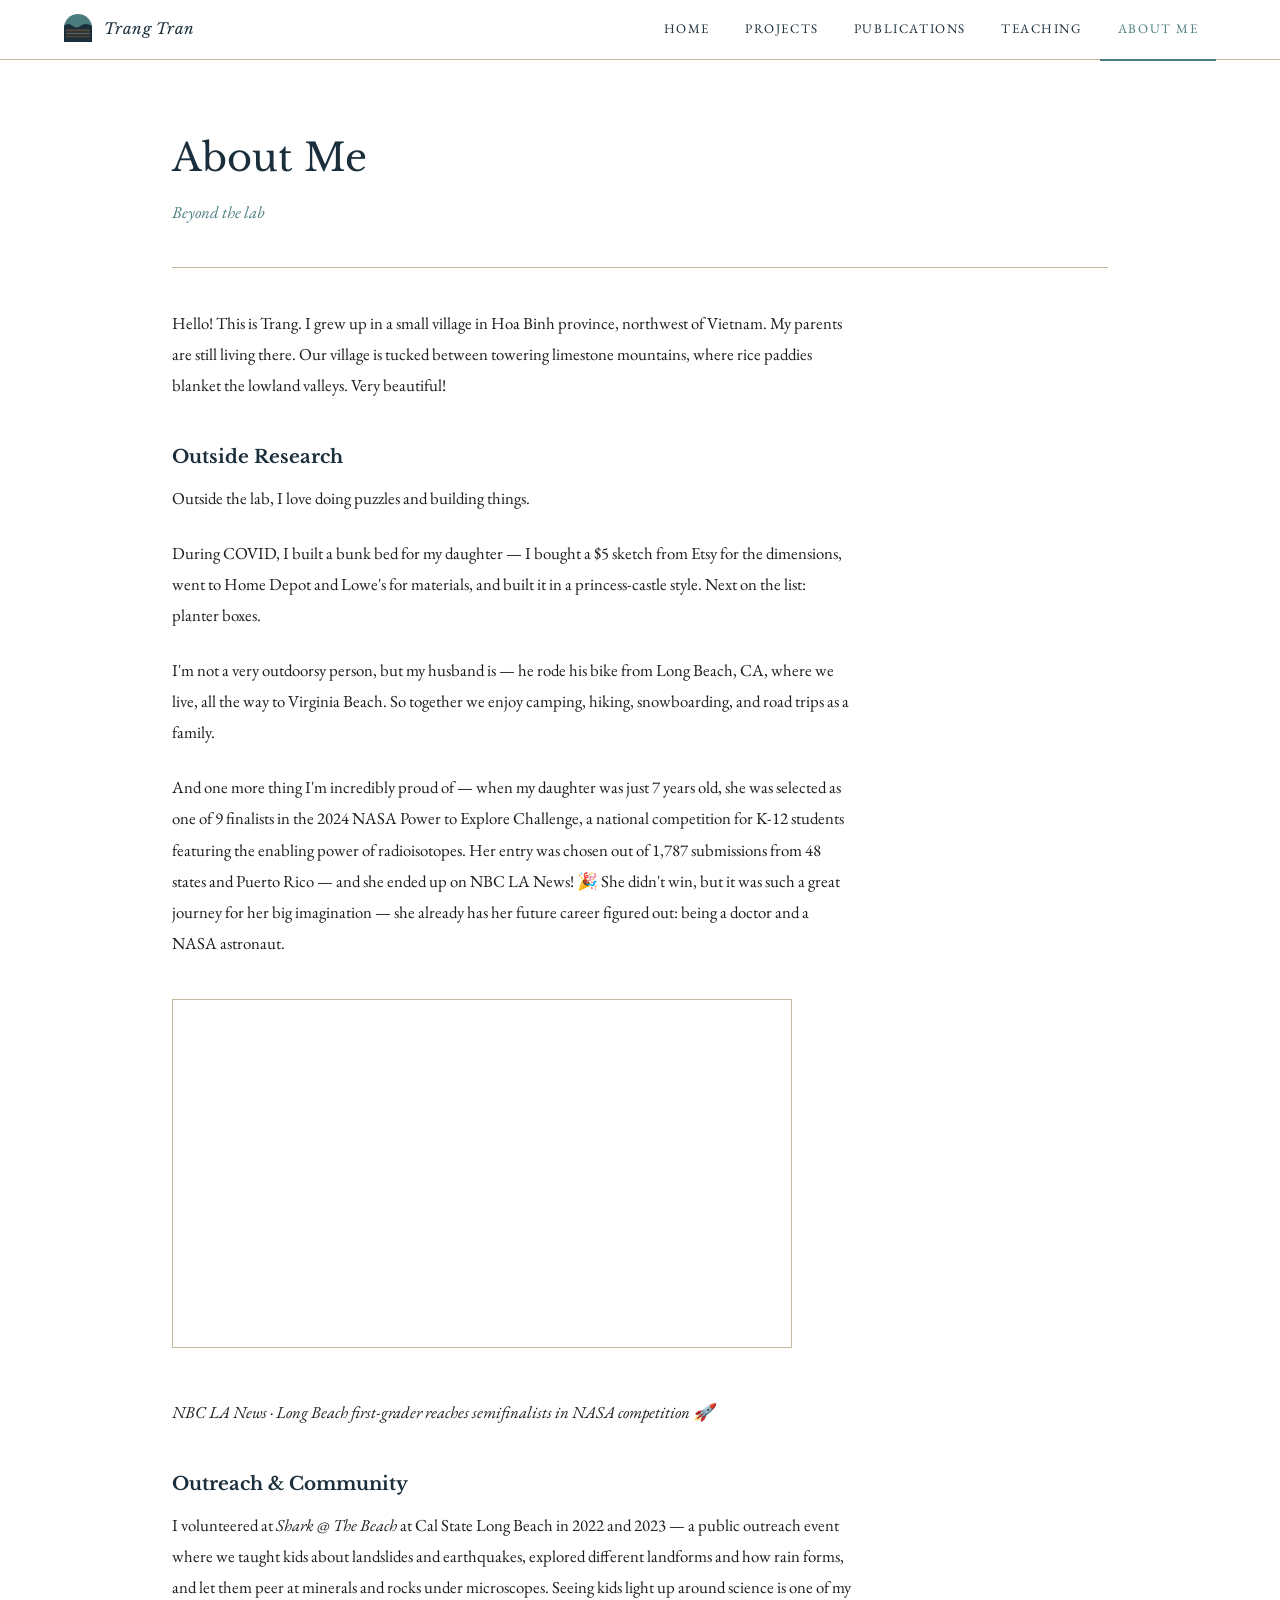
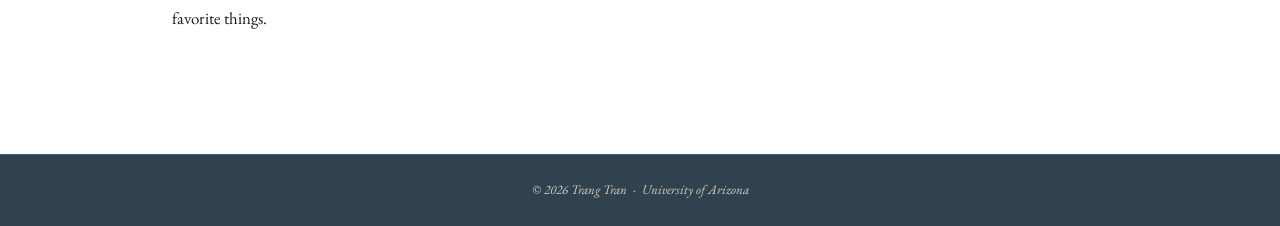
<file: myself.html>
<!DOCTYPE html>
<html lang="en">
<head>
  <meta charset="UTF-8">
  <meta name="viewport" content="width=device-width, initial-scale=1.0">
  <title>About Me · Trang Tran</title>
  <link rel="stylesheet" href="style.css">
  <link rel="icon" href="data:image/svg+xml,<svg xmlns='http://www.w3.org/2000/svg' viewBox='0 0 100 100'><circle cx='50' cy='50' r='50' fill='%234a7c7e'/><path d='M0,42 Q15,30 30,42 Q45,54 60,42 Q75,30 100,42 L100,100 L0,100 Z' fill='%231a2e3b'/><rect x='8' y='55' width='84' height='7' fill='%236b4f3a' opacity='0.8'/><rect x='8' y='67' width='84' height='5' fill='%238b7355' opacity='0.7'/><rect x='8' y='77' width='84' height='7' fill='%236b4f3a' opacity='0.6'/></svg>">
  <style>
    .about-me-body {
      max-width: 680px;
    }

    .about-me-body p {
      font-size: 1.05rem;
      line-height: 1.85;
      color: var(--ink);
      margin-bottom: 1.5rem;
    }

    .about-me-body a {
      color: var(--seafoam);
      text-decoration: none;
      border-bottom: 1px solid var(--rule);
      transition: border-color 0.2s;
    }

    .about-me-body a:hover {
      border-color: var(--seafoam);
    }

    .video-embed {
      margin: 2.5rem 0;
      aspect-ratio: 16/9;
      width: 100%;
      max-width: 620px;
    }

    .video-embed iframe {
      width: 100%;
      height: 100%;
      border: 1px solid var(--rule);
    }

    .video-caption {
      font-size: 0.85rem;
      color: var(--muted);
      font-style: italic;
      margin-top: 0.5rem;
    }
  </style>
</head>
<body>

<header>
  <a class="site-wordmark" href="index.html">
    <span class="logo-mark">
      <svg xmlns='http://www.w3.org/2000/svg' viewBox='0 0 100 100' width='28' height='28'>
        <circle cx='50' cy='50' r='50' fill='#4a7c7e'/>
        <path d='M0,42 Q15,30 30,42 Q45,54 60,42 Q75,30 100,42 L100,100 L0,100 Z' fill='#1a2e3b'/>
        <rect x='8' y='55' width='84' height='7' fill='#6b4f3a' opacity='0.8'/>
        <rect x='8' y='67' width='84' height='5' fill='#8b7355' opacity='0.7'/>
        <rect x='8' y='77' width='84' height='7' fill='#6b4f3a' opacity='0.6'/>
      </svg>
    </span>
    <span class="wordmark-text">Trang Tran</span>
  </a>
  <nav>
    <a href="index.html">Home</a>
    <a href="projects.html">Projects</a>
    <a href="publications.html">Publications</a>
    <a href="teaching.html">Teaching</a>
    <a href="myself.html" class="active">About Me</a>
  </nav>
</header>

<main>
  <h1 class="page-title">About Me</h1>
  <p class="page-subtitle">Beyond the lab</p>
  <hr class="section-rule">

  <div class="about-me-body">

    <p>
      Hello! This is Trang. I grew up in a small village in Hoa Binh province, northwest of Vietnam.
      My parents are still living there. Our village is tucked between towering limestone
      mountains, where rice paddies blanket the lowland valleys. Very beautiful!
    </p>

    <h2>Outside Research</h2>
    <p>
      Outside the lab, I love doing puzzles and building things. 
    </p>
    <p>
      During COVID, I built a bunk bed for my daughter — I bought a $5 sketch from Etsy
      for the dimensions, went to Home Depot and Lowe's for materials, and built it in 
      a princess-castle style. Next on the list: planter boxes.
    </p>
    <p>
      I'm not a very outdoorsy person, but my husband is — he rode his bike from Long Beach, CA,
      where we live, all the way to Virginia Beach. 
      So together we enjoy camping, hiking, snowboarding, and road trips as a family.
    </p>
    <p> 
      And one more thing I'm incredibly proud of — when my daughter was just 7 years old, 
      she was selected as one of 9 finalists in the 2024 NASA Power to Explore Challenge, 
      a national competition for K-12 students featuring the enabling power of radioisotopes. 
      Her entry was chosen out of 1,787 submissions from 48 states and Puerto Rico — and 
      she ended up on NBC LA News! 🎉 She didn't win, but it was such a great journey for her big 
      imagination — she already has her future career figured out: being a doctor and a NASA astronaut.
    </p>

    <div class="video-embed">
      <iframe
        src="https://www.youtube.com/embed/0OUZEOdS1V0"
        title="NBC LA News"
        frameborder="0"
        allow="accelerometer; autoplay; clipboard-write; encrypted-media; gyroscope; picture-in-picture"
        allowfullscreen>
      </iframe>
    </div>
    <p class="video-caption">NBC LA News · Long Beach first-grader reaches semifinalists in NASA competition 🚀</p>

    <h2>Outreach &amp; Community</h2>
    <p>
      I volunteered at <em>Shark @ The Beach</em> at Cal State Long Beach in 2022 and 2023 —
      a public outreach event where we taught kids about landslides and earthquakes, explored different 
      landforms and how rain forms, and let them peer at minerals and rocks under microscopes. 
      Seeing kids light up around science is one of my favorite things.
    </p>

  </div>
</main>

<footer>
  &copy; 2026 Trang Tran &nbsp;·&nbsp; University of Arizona
</footer>

</body>
</html>
</file>
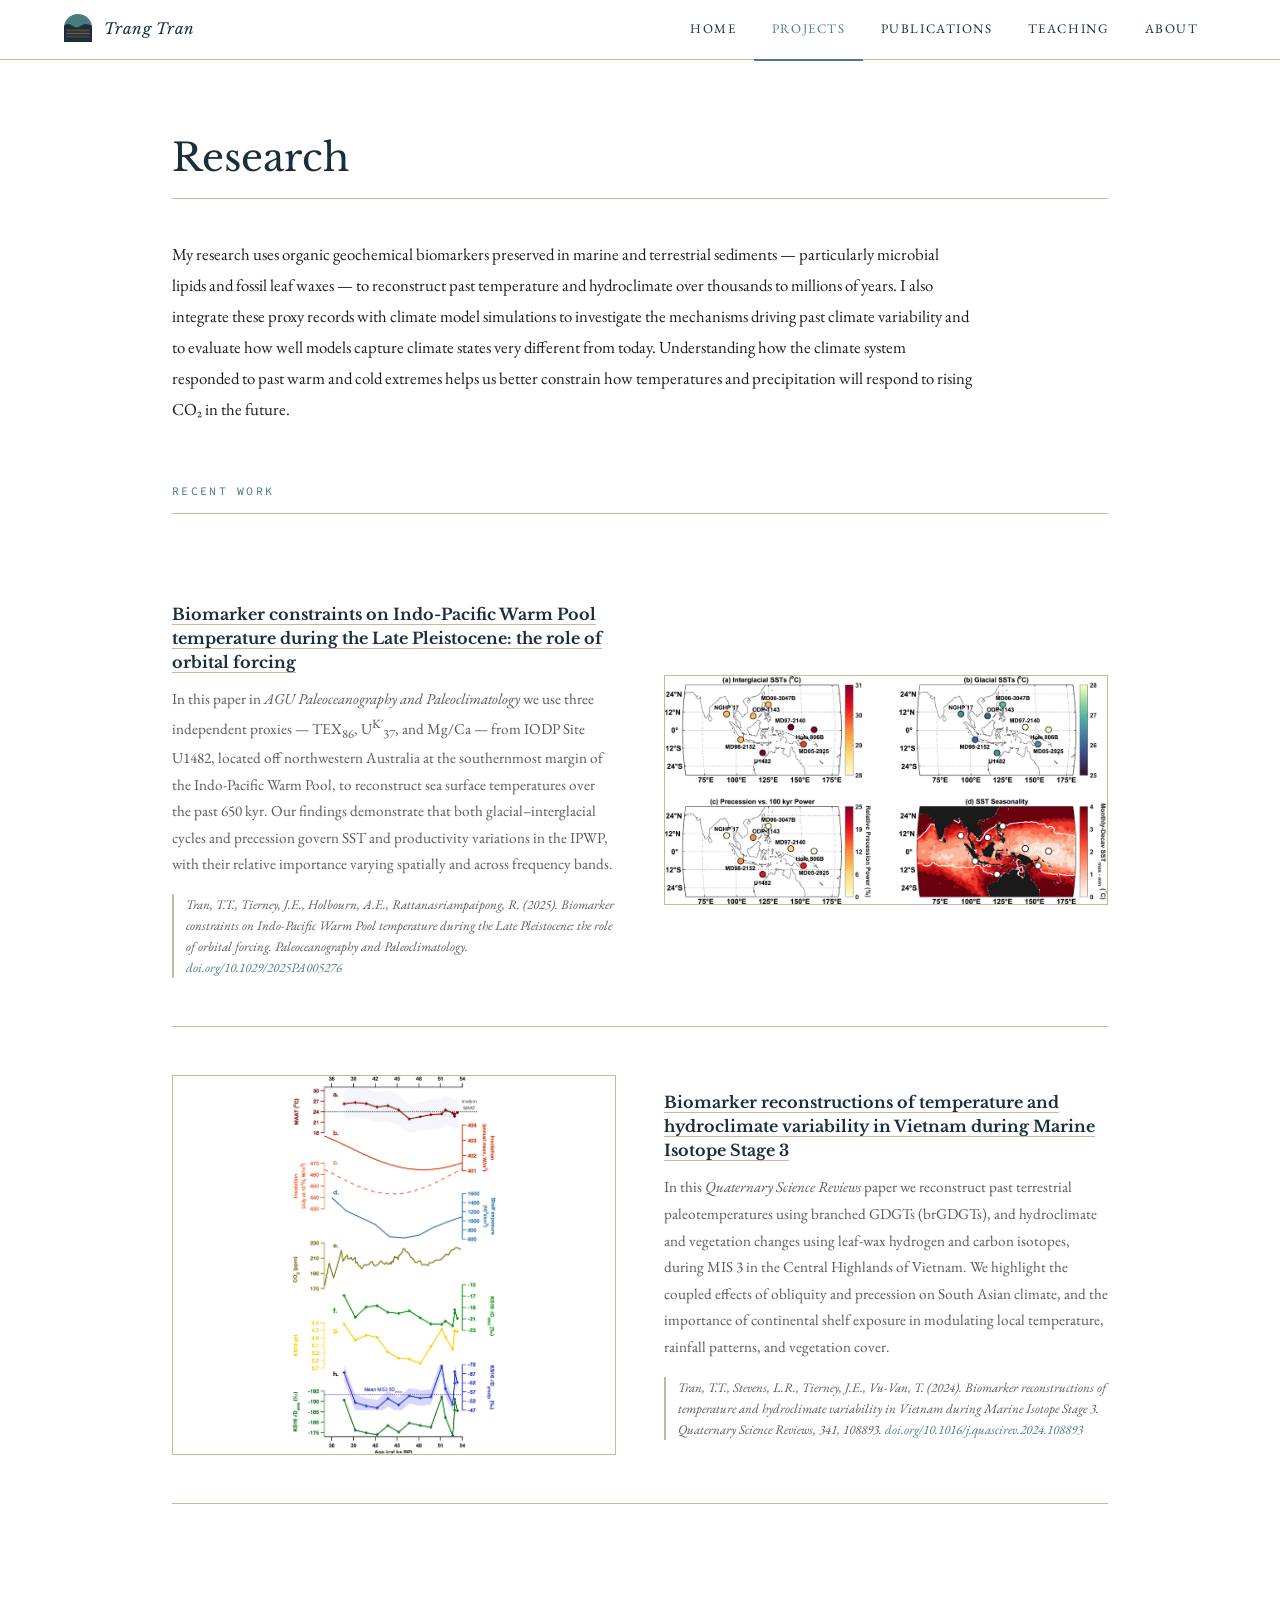
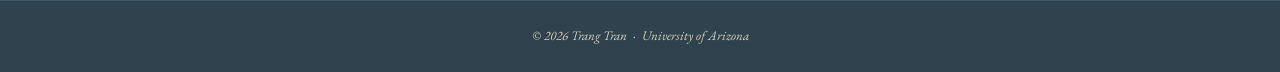
<file: projects.html>
<!DOCTYPE html>
<html lang="en">
<head>
  <meta charset="UTF-8">
  <meta name="viewport" content="width=device-width, initial-scale=1.0">
  <title>Projects · Trang Tran</title>
  <link rel="stylesheet" href="style.css">
  <link rel="icon" href="data:image/svg+xml,<svg xmlns='http://www.w3.org/2000/svg' viewBox='0 0 100 100'><circle cx='50' cy='50' r='50' fill='%234a7c7e'/><path d='M0,42 Q15,30 30,42 Q45,54 60,42 Q75,30 100,42 L100,100 L0,100 Z' fill='%231a2e3b'/><rect x='8' y='55' width='84' height='7' fill='%236b4f3a' opacity='0.8'/><rect x='8' y='67' width='84' height='5' fill='%238b7355' opacity='0.7'/><rect x='8' y='77' width='84' height='7' fill='%236b4f3a' opacity='0.6'/></svg>">
  <style>
    .research-intro {
      font-size: 1.05rem;
      line-height: 1.85;
      color: var(--ink);
      max-width: 800px;
      margin-bottom: 3.5rem;
    }

    .highlights-title {
      font-family: 'Source Code Pro', monospace;
      font-size: 0.72rem;
      color: var(--seafoam);
      letter-spacing: 0.2em;
      text-transform: uppercase;
      margin-bottom: 2.5rem;
      padding-bottom: 0.75rem;
      border-bottom: 1.5px solid var(--rule);
    }

    .paper-block {
      display: grid;
      grid-template-columns: 1fr 1fr;
      gap: 3rem;
      align-items: center;
      padding: 3rem 0;
      border-bottom: 1px solid var(--rule);
    }

    .paper-block:first-of-type {
      border-top: 1px solid var(--rule);
    }

    .paper-block.reverse {
      direction: rtl;
    }

    .paper-block.reverse > * {
      direction: ltr;
    }

    .paper-text {}

    .paper-text h2 {
      font-family: 'Libre Baskerville', serif;
      font-size: 1rem;
      font-weight: 700;
      color: var(--deep-ocean);
      margin: 0 0 0.75rem;
      line-height: 1.5;
    }

    .paper-text h2 a {
      color: var(--deep-ocean);
      text-decoration: none;
      border-bottom: 1px solid var(--rule);
      transition: color 0.2s, border-color 0.2s;
    }

    .paper-text h2 a:hover {
      color: var(--seafoam);
      border-color: var(--seafoam);
    }

    .paper-text p {
      font-size: 0.95rem;
      color: var(--muted);
      line-height: 1.75;
      margin-bottom: 1rem;
      animation: none;
    }

    .paper-citation {
      font-size: 0.82rem;
      color: var(--muted);
      font-style: italic;
      line-height: 1.6;
      border-left: 2px solid var(--rule);
      padding-left: 0.75rem;
      margin-top: 1rem;
    }

    .paper-citation a {
      color: var(--seafoam);
      text-decoration: none;
    }

    .paper-citation a:hover {
      text-decoration: underline;
    }

    .paper-figure img {
      width: 100%;
      height: auto;
      display: block;
      border: 1px solid var(--rule);
    }

    .figure-small img {
    max-height: 380px;
    object-fit: contain;
    }

    .paper-figure figcaption {
      font-family: 'Source Code Pro', monospace;
      font-size: 0.65rem;
      color: var(--muted);
      letter-spacing: 0.08em;
      margin-top: 0.4rem;
      text-align: center;
    }

    @media (max-width: 720px) {
      .paper-block, .paper-block.reverse {
        grid-template-columns: 1fr;
        direction: ltr;
      }
    }
  </style>
</head>
<body>

<header>
  <a class="site-wordmark" href="index.html">
    <span class="logo-mark">
      <svg xmlns='http://www.w3.org/2000/svg' viewBox='0 0 100 100' width='28' height='28'>
        <circle cx='50' cy='50' r='50' fill='#4a7c7e'/>
        <path d='M0,42 Q15,30 30,42 Q45,54 60,42 Q75,30 100,42 L100,100 L0,100 Z' fill='#1a2e3b'/>
        <rect x='8' y='55' width='84' height='7' fill='#6b4f3a' opacity='0.8'/>
        <rect x='8' y='67' width='84' height='5' fill='#8b7355' opacity='0.7'/>
        <rect x='8' y='77' width='84' height='7' fill='#6b4f3a' opacity='0.6'/>
      </svg>
    </span>
    <span class="wordmark-text">Trang Tran</span>
  </a>
  <nav>
    <a href="index.html">Home</a>
    <a href="projects.html" class="active">Projects</a>
    <a href="publications.html">Publications</a>
    <a href="teaching.html">Teaching</a>
    <a href="myself.html">About</a>
  </nav>
</header>

<main>
  <h1 class="page-title">Research</h1>
  <hr class="section-rule">

  <div class="research-intro">
    <p>
      My research uses
      organic geochemical biomarkers preserved in marine and terrestrial sediments — particularly
      microbial lipids and fossil leaf waxes — to reconstruct past temperature and hydroclimate
      over thousands to millions of years. I also integrate these proxy records with climate model
      simulations to investigate the mechanisms driving past climate variability and to evaluate
      how well models capture climate states very different from today. Understanding how the
      climate system responded to past warm and cold extremes helps us better constrain how
      temperatures and precipitation will respond to rising CO₂ in the future.
    </p>
  </div>

  <div class="highlights-title">Recent Work</div>

  <!-- PAPER 1: 2025 — text left, figure right -->
  <div class="paper-block">
    <div class="paper-text">
      <h2>
        <a href="https://agupubs.onlinelibrary.wiley.com/doi/full/10.1029/2025PA005276" target="_blank">
          Biomarker constraints on Indo-Pacific Warm Pool temperature during the Late Pleistocene: the role of orbital forcing
        </a>
      </h2>
      <p>
        In this paper in <em>AGU Paleoceanography and Paleoclimatology</em> we use three independent
        proxies — TEX<sub>86</sub>, U<sup>K′</sup><sub>37</sub>, and Mg/Ca — from IODP Site U1482,
        located off northwestern Australia at the southernmost margin of the Indo-Pacific Warm Pool,
        to reconstruct sea surface temperatures over the past 650 kyr. Our findings demonstrate that
        both glacial–interglacial cycles and precession govern SST and productivity variations in the
        IPWP, with their relative importance varying spatially and across frequency bands.
      </p>
      <div class="paper-citation">
        Tran, T.T., Tierney, J.E., Holbourn, A.E., Rattanasriampaipong, R. (2025).
        Biomarker constraints on Indo-Pacific Warm Pool temperature during the Late Pleistocene:
        the role of orbital forcing. <em>Paleoceanography and Paleoclimatology.</em>
        <a href="https://agupubs.onlinelibrary.wiley.com/doi/full/10.1029/2025PA005276" target="_blank">
          doi.org/10.1029/2025PA005276
        </a>
      </div>
    </div>
    <figure class="paper-figure">
      <img src="Tran2025pic.jpg" alt="Tran et al. 2025 — IPWP SST reconstruction figure">
    </figure>
  </div>

  <!-- PAPER 2: 2024 — figure left, text right -->
  <div class="paper-block reverse">
    <div class="paper-text">
      <h2>
        <a href="https://www.sciencedirect.com/science/article/pii/S0277379124003949" target="_blank">
          Biomarker reconstructions of temperature and hydroclimate variability in Vietnam during Marine Isotope Stage 3
        </a>
      </h2>
      <p>
        In this <em>Quaternary Science Reviews</em> paper we reconstruct past terrestrial
        paleotemperatures using branched GDGTs (brGDGTs), and hydroclimate and vegetation changes
        using leaf-wax hydrogen and carbon isotopes, during MIS 3 in the Central Highlands of
        Vietnam. We highlight the coupled effects of obliquity and precession on South Asian climate,
        and the importance of continental shelf exposure in modulating local temperature, rainfall
        patterns, and vegetation cover.
      </p>
      <div class="paper-citation">
        Tran, T.T., Stevens, L.R., Tierney, J.E., Vu-Van, T. (2024).
        Biomarker reconstructions of temperature and hydroclimate variability in Vietnam during
        Marine Isotope Stage 3. <em>Quaternary Science Reviews,</em> 341, 108893.
        <a href="https://www.sciencedirect.com/science/article/pii/S0277379124003949" target="_blank">
          doi.org/10.1016/j.quascirev.2024.108893
        </a>
      </div>
    </div>
    <figure class="paper-figure figure-small">

      <img src="Tran2024pic.jpg" alt="Tran et al. 2024 — Vietnam MIS 3 reconstruction figure">
    </figure>
  </div>

</main>

<footer>
  &copy; 2026 Trang Tran &nbsp;·&nbsp; University of Arizona
</footer>

</body>
</html>
</file>
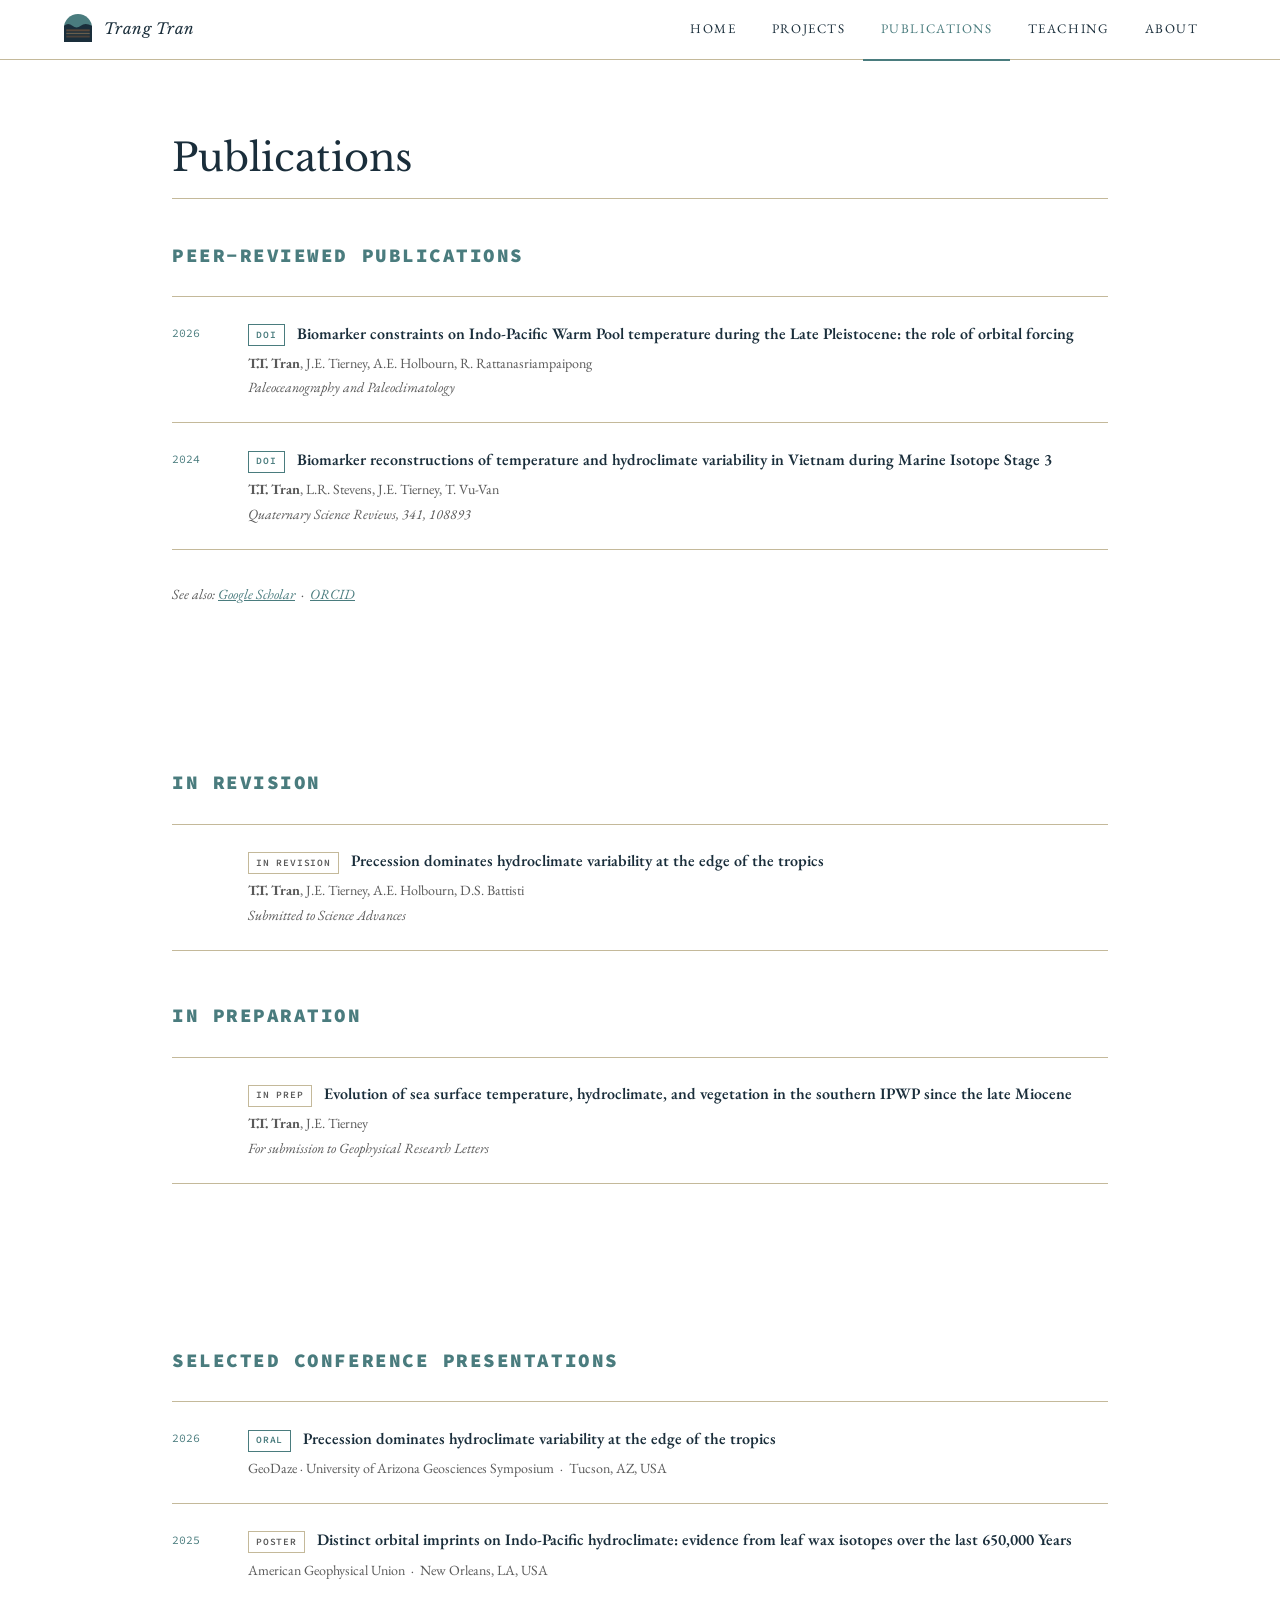
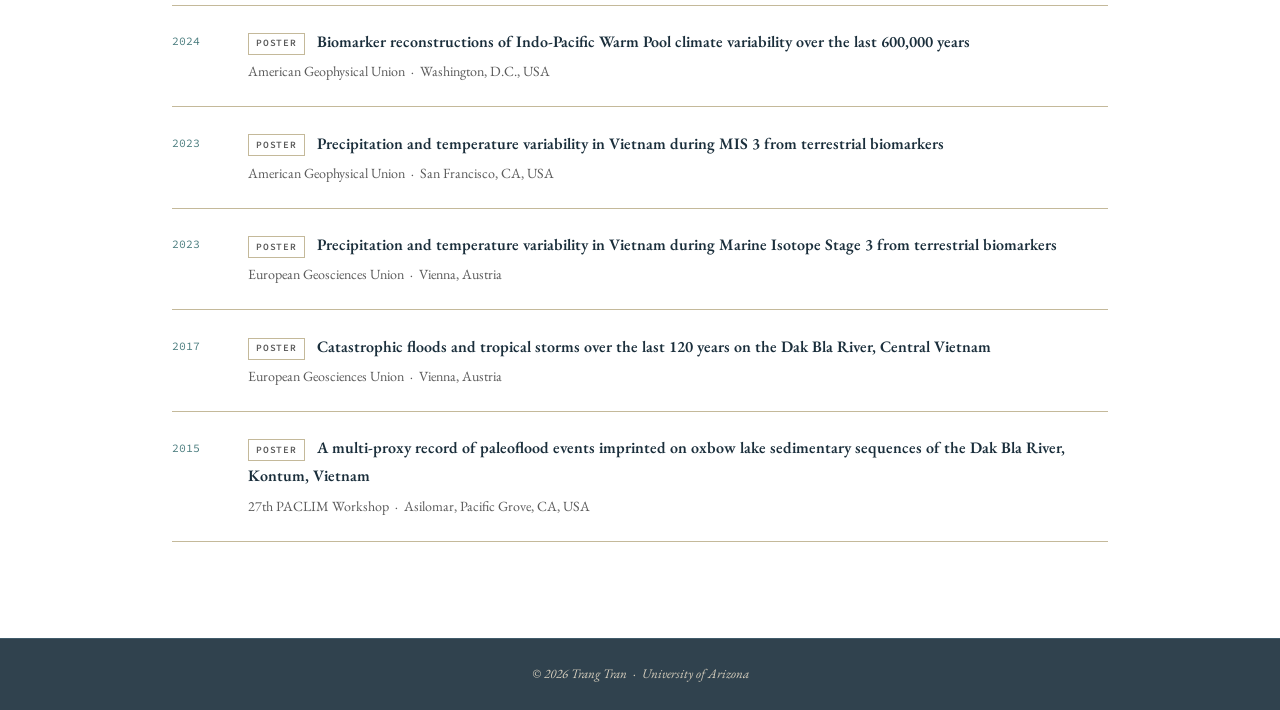
<file: publications.html>
<!DOCTYPE html>
<html lang="en">
<head>
  <meta charset="UTF-8">
  <meta name="viewport" content="width=device-width, initial-scale=1.0">
  <title>Publications · Trang Tran</title>
  <link rel="stylesheet" href="style.css">
  <link rel="icon" href="data:image/svg+xml,<svg xmlns='http://www.w3.org/2000/svg' viewBox='0 0 100 100'><circle cx='50' cy='50' r='50' fill='%234a7c7e'/><path d='M0,42 Q15,30 30,42 Q45,54 60,42 Q75,30 100,42 L100,100 L0,100 Z' fill='%231a2e3b'/><rect x='8' y='55' width='84' height='7' fill='%236b4f3a' opacity='0.8'/><rect x='8' y='67' width='84' height='5' fill='%238b7355' opacity='0.7'/><rect x='8' y='77' width='84' height='7' fill='%236b4f3a' opacity='0.6'/></svg>">
</head>
<body>

<header>
  <a class="site-wordmark" href="index.html">
    <span class="logo-mark">
      <svg xmlns='http://www.w3.org/2000/svg' viewBox='0 0 100 100' width='28' height='28'>
        <circle cx='50' cy='50' r='50' fill='#4a7c7e'/>
        <path d='M0,42 Q15,30 30,42 Q45,54 60,42 Q75,30 100,42 L100,100 L0,100 Z' fill='#1a2e3b'/>
        <rect x='8' y='55' width='84' height='7' fill='#6b4f3a' opacity='0.8'/>
        <rect x='8' y='67' width='84' height='5' fill='#8b7355' opacity='0.7'/>
        <rect x='8' y='77' width='84' height='7' fill='#6b4f3a' opacity='0.6'/>
      </svg>
    </span>
    <span class="wordmark-text">Trang Tran</span>
  </a>
  <nav>
    <a href="index.html">Home</a>
    <a href="projects.html">Projects</a>
    <a href="publications.html" class="active">Publications</a>
    <a href="teaching.html">Teaching</a>
    <a href="myself.html">About</a>
  </nav>
</header>

<main>
  <h1 class="page-title">Publications</h1>
  <hr class="section-rule">

  <!-- PEER-REVIEWED -->
  <h2 style="font-family:'Source Code Pro',monospace; font-size:1.2rem; color:var(--seafoam); letter-spacing:0.08em; text-transform:uppercase; font-weight:900; margin:0 0 1.5rem;">Peer-Reviewed Publications</h2>

  <div class="talk-list" style="margin-bottom:1rem;">

    <div class="talk-item">
      <div class="talk-year">2026</div>
      <div>
        <div class="talk-title">
          <a href="https://agupubs.onlinelibrary.wiley.com/doi/full/10.1029/2025PA005276" target="_blank" class="talk-badge oral" style="text-decoration:none;">DOI</a>
          Biomarker constraints on Indo-Pacific Warm Pool temperature during the Late Pleistocene: the role of orbital forcing
        </div>
        <div class="talk-meta"><strong>T.T. Tran</strong>, J.E. Tierney, A.E. Holbourn, R. Rattanasriampaipong</div>
        <div class="talk-meta" style="font-style:italic;">Paleoceanography and Paleoclimatology</div>
      </div>
    </div>

    <div class="talk-item">
      <div class="talk-year">2024</div>
      <div>
        <div class="talk-title">
          <a href="https://www.sciencedirect.com/science/article/pii/S0277379124003949" target="_blank" class="talk-badge oral" style="text-decoration:none;">DOI</a>
          Biomarker reconstructions of temperature and hydroclimate variability in Vietnam during Marine Isotope Stage 3
        </div>
        <div class="talk-meta"><strong>T.T. Tran</strong>, L.R. Stevens, J.E. Tierney, T. Vu-Van</div>
        <div class="talk-meta" style="font-style:italic;">Quaternary Science Reviews, 341, 108893</div>
      </div>
    </div>

  </div>

  <p style="margin-top:2rem; font-size:0.88rem; color:var(--muted); font-style:italic;">
    See also:
    <a href="https://scholar.google.com/citations?hl=en&pli=1&user=mCYR0iYAAAAJ" target="_blank" style="color:var(--seafoam);">Google Scholar</a>
    &nbsp;·&nbsp;
    <a href="https://orcid.org/0000-0002-1700-2809" target="_blank" style="color:var(--seafoam);">ORCID</a>
  </p>

    <!-- IN REVISION -->
  <h2 style="font-family:'Source Code Pro',monospace; font-size:1.2rem; color:var(--seafoam); letter-spacing:0.08em; text-transform:uppercase; font-weight:900; margin:10rem 0 1.5rem;">In Revision</h2>
  <div class="talk-list" style="margin-bottom:1rem;">
    <div class="talk-item">
      <div class="talk-year"></div>
      <div>
        <div class="talk-title">
          <span class="talk-badge">IN REVISION</span>
          Precession dominates hydroclimate variability at the edge of the tropics
        </div>
        <div class="talk-meta"><strong>T.T. Tran</strong>, J.E. Tierney, A.E. Holbourn, D.S. Battisti</div>
        <div class="talk-meta" style="font-style:italic;">Submitted to Science Advances</div>
      </div>
    </div>
  </div>

    <!-- IN PREPARATION -->
  <h2 style="font-family:'Source Code Pro',monospace; font-size:1.2rem; color:var(--seafoam); letter-spacing:0.08em; text-transform:uppercase; font-weight:900; margin:3rem 0 1.5rem;">In Preparation</h2>
  <div class="talk-list" style="margin-bottom:1rem;">
    <div class="talk-item">
      <div class="talk-year"></div>
      <div>
        <div class="talk-title">
          <span class="talk-badge">IN PREP</span>
          Evolution of sea surface temperature, hydroclimate, and vegetation in the southern IPWP since the late Miocene
        </div>
        <div class="talk-meta"><strong>T.T. Tran</strong>, J.E. Tierney</div>
        <div class="talk-meta" style="font-style:italic;">For submission to Geophysical Research Letters</div>
      </div>
    </div>
  </div>


  <!-- PRESENTATIONS -->
  <h2 style="font-family:'Source Code Pro',monospace; font-size:1.2rem; color:var(--seafoam); letter-spacing:0.08em; text-transform:uppercase; font-weight:900; margin:10rem 0 1.5rem;">Selected Conference Presentations</h2>

  <div class="talk-list">

    <div class="talk-item">
      <div class="talk-year">2026</div>
      <div>
        <div class="talk-title">
          <span class="talk-badge oral">Oral</span>
          Precession dominates hydroclimate variability at the edge of the tropics
        </div>
        <div class="talk-meta">GeoDaze · University of Arizona Geosciences Symposium &nbsp;·&nbsp; Tucson, AZ, USA</div>
      </div>
    </div>

    <div class="talk-item">
      <div class="talk-year">2025</div>
      <div>
        <div class="talk-title">
          <span class="talk-badge">Poster</span>
          Distinct orbital imprints on Indo-Pacific hydroclimate: evidence from leaf wax isotopes over the last 650,000 Years
        </div>
        <div class="talk-meta">American Geophysical Union &nbsp;·&nbsp; New Orleans, LA, USA</div>
      </div>
    </div>

    <div class="talk-item">
      <div class="talk-year">2024</div>
      <div>
        <div class="talk-title">
          <span class="talk-badge">Poster</span>
          Biomarker reconstructions of Indo-Pacific Warm Pool climate variability over the last 600,000 years
        </div>
        <div class="talk-meta">American Geophysical Union &nbsp;·&nbsp; Washington, D.C., USA</div>
      </div>
    </div>

    <div class="talk-item">
      <div class="talk-year">2023</div>
      <div>
        <div class="talk-title">
          <span class="talk-badge">Poster</span>
          Precipitation and temperature variability in Vietnam during MIS 3 from terrestrial biomarkers
        </div>
        <div class="talk-meta">American Geophysical Union &nbsp;·&nbsp; San Francisco, CA, USA</div>
      </div>
    </div>

    <div class="talk-item">
      <div class="talk-year">2023</div>
      <div>
        <div class="talk-title">
          <span class="talk-badge">Poster</span>
          Precipitation and temperature variability in Vietnam during Marine Isotope Stage 3 from terrestrial biomarkers
        </div>
        <div class="talk-meta">European Geosciences Union &nbsp;·&nbsp; Vienna, Austria</div>
      </div>
    </div>

    <div class="talk-item">
      <div class="talk-year">2017</div>
      <div>
        <div class="talk-title">
          <span class="talk-badge">Poster</span>
          Catastrophic floods and tropical storms over the last 120 years on the Dak Bla River, Central Vietnam
        </div>
        <div class="talk-meta">European Geosciences Union &nbsp;·&nbsp; Vienna, Austria</div>
      </div>
    </div>

    <div class="talk-item">
      <div class="talk-year">2015</div>
      <div>
        <div class="talk-title">
          <span class="talk-badge">Poster</span>
          A multi-proxy record of paleoflood events imprinted on oxbow lake sedimentary sequences of the Dak Bla River, Kontum, Vietnam
        </div>
        <div class="talk-meta">27th PACLIM Workshop &nbsp;·&nbsp; Asilomar, Pacific Grove, CA, USA</div>
      </div>
    </div>

  </div>
</main>

<footer>
  &copy; 2026 Trang Tran &nbsp;·&nbsp; University of Arizona
</footer>

</body>
</html>
</file>
<file: style.css>
/* ── TRANG TRAN · ACADEMIC SITE ── */
@import url('https://fonts.googleapis.com/css2?family=EB+Garamond:ital,wght@0,400;0,500;0,600;1,400;1,500&family=Libre+Baskerville:ital,wght@0,400;0,700;1,400&family=Source+Code+Pro:wght@400;500&display=swap');

:root {
  --cream:      #ffffff;
  --parchment:  #ede5d0;
  --chalk:      #d4cbb8;
  --rule:       #c4b99a;
  --deep-ocean: #1a2e3b;
  --slate:      #2d4a5a;
  --seafoam:    #4a7c7e;
  --sediment:   #8b7355;
  --accent:     #6b4f3a;
  --ink:        #1c1c1c;
  --muted:      #5a5a5a;
}

*, *::before, *::after { box-sizing: border-box; margin: 0; padding: 0; }
html { scroll-behavior: smooth; }

body {
  font-family: 'EB Garamond', Georgia, serif;
  background: var(--cream);
  color: var(--ink);
  font-size: 18px;
  line-height: 1.75;
  min-height: 100vh;
  display: flex;
  flex-direction: column;
}

/* ── HEADER ── */
header {
  position: sticky;
  top: 0;
  z-index: 100;
  background: #ffffff;
  border-bottom: 1.5px solid var(--rule);
  display: flex;
  align-items: center;
  justify-content: space-between;
  padding: 0 4rem;
  height: 60px;
  gap: 2rem;
}

.site-wordmark {
  display: flex;
  align-items: center;
  gap: 0.75rem;
  text-decoration: none;
  flex-shrink: 0;
}

.logo-mark {
  font-size: 1.5rem;
  color: var(--seafoam);
  line-height: 1;
}

.wordmark-text {
  font-family: 'Libre Baskerville', serif;
  font-size: 0.95rem;
  color: var(--deep-ocean);
  font-style: italic;
  letter-spacing: 0.03em;
}

nav {
  display: flex;
  gap: 0;
}

nav a {
  font-family: 'EB Garamond', serif;
  font-size: 0.82rem;
  color: var(--deep-ocean);
  text-decoration: none;
  letter-spacing: 0.12em;
  text-transform: uppercase;
  padding: 0 1.1rem;
  height: 60px;
  display: flex;
  align-items: center;
  border-bottom: 2px solid transparent;
  margin-bottom: -2px;
  transition: color 0.2s, border-color 0.2s;
}

nav a:hover { color: var(--seafoam); }
nav a.active {
  color: var(--seafoam);
  border-bottom-color: var(--seafoam);
}

/* ── MAIN ── */
main {
  flex: 1;
  max-width: 1000px;
  margin: 0 auto;
  padding: 4rem 2rem 6rem;
  width: 100%;
}

/* ── PAGE TITLE ── */
.page-title {
  font-family: 'Libre Baskerville', serif;
  font-size: clamp(1.8rem, 3vw, 2.4rem);
  font-weight: 400;
  color: var(--deep-ocean);
  margin-bottom: 0.4rem;
  animation: fadeUp 0.5s ease both;
}

.page-subtitle {
  font-family: 'EB Garamond', serif;
  font-size: 1.05rem;
  color: var(--seafoam);
  font-style: italic;
  margin-bottom: 2.5rem;
  animation: fadeUp 0.5s 0.1s ease both;
}

.section-rule {
  border: none;
  border-top: 1.5px solid var(--rule);
  margin-bottom: 2.5rem;
  animation: fadeUp 0.5s 0.15s ease both;
}

/* ── PROSE ── */
p { margin-bottom: 1.2rem; animation: fadeUp 0.5s 0.2s ease both; }
p:last-child { margin-bottom: 0; }

h2 {
  font-family: 'Libre Baskerville', serif;
  font-size: 1.15rem;
  font-weight: 700;
  color: var(--deep-ocean);
  margin: 2.5rem 0 0.6rem;
  animation: fadeUp 0.5s 0.2s ease both;
}

/* ── ABOUT LAYOUT ── */
.about-grid {
  display: grid;
  grid-template-columns: 1fr 260px;
  gap: 4rem;
  align-items: start;
  animation: fadeUp 0.5s 0.2s ease both;
}

.sidebar-block {
  background: var(--parchment);
  border-left: 3px solid var(--seafoam);
  padding: 1.5rem;
}

.sidebar-block h3 {
  font-family: 'Source Code Pro', monospace;
  font-size: 0.68rem;
  color: var(--seafoam);
  letter-spacing: 0.18em;
  text-transform: uppercase;
  margin-bottom: 0.75rem;
  margin-top: 1.25rem;
}

.sidebar-block h3:first-child { margin-top: 0; }

.sidebar-block ul {
  list-style: none;
  font-size: 0.9rem;
  color: var(--muted);
}

.sidebar-block ul li {
  padding: 0.2rem 0;
  border-bottom: 1px solid var(--chalk);
  font-style: italic;
}

.sidebar-block ul li:last-child { border-bottom: none; }

.contact-links {
  margin-top: 1.2rem;
  display: flex;
  flex-direction: column;
  gap: 0.4rem;
}

.contact-links a {
  font-family: 'Source Code Pro', monospace;
  font-size: 0.72rem;
  color: var(--seafoam);
  text-decoration: none;
  letter-spacing: 0.08em;
  border-bottom: 1px solid transparent;
  transition: border-color 0.2s;
}

.contact-links a:hover { border-color: var(--seafoam); }

/* ── PROJECT CARDS ── */
.project-list {
  display: flex;
  flex-direction: column;
  gap: 0;
  animation: fadeUp 0.5s 0.2s ease both;
}

.project-card {
  padding: 2rem 0;
  border-bottom: 1px solid var(--rule);
  display: grid;
  grid-template-columns: 3px 1fr;
  gap: 1.5rem;
}

.project-card:first-child { border-top: 1px solid var(--rule); }

.project-stripe { background: var(--seafoam); border-radius: 2px; }

.project-body {}
.project-tag {
  font-family: 'Source Code Pro', monospace;
  font-size: 0.65rem;
  color: var(--accent);
  letter-spacing: 0.15em;
  text-transform: uppercase;
  margin-bottom: 0.5rem;
}

.project-body h2 {
  font-family: 'EB Garamond', serif;
  font-size: 1.15rem;
  color: var(--deep-ocean);
  font-style: italic;
  font-weight: 400;
  margin: 0 0 0.6rem;
}

.project-body p {
  font-size: 0.95rem;
  color: var(--muted);
  margin: 0;
  animation: none;
}

/* ── PUBLICATIONS ── */
.pub-list {
  display: flex;
  flex-direction: column;
  gap: 0;
  animation: fadeUp 0.5s 0.2s ease both;
}

 .pub-item {
  padding: 1.5rem 0;
  border-bottom: 1px solid var(--rule);
  display: grid;
  grid-template-columns: 52px 1fr;
  gap: 1.5rem;
} 
 .pub-item:first-child { border-top: 1px solid var(--rule); }

.pub-year {
  font-family: 'Source Code Pro', monospace;
  font-size: 0.72rem;
  color: var(--seafoam);
  padding-top: 0.25rem;
  letter-spacing: 0.05em;
}

.pub-title {
  font-family: 'Libre Baskerville', serif;
  font-size: 0.8rem;
  color: var(--deep-ocean);
  font-style: normal;
  font-weight: 700;
  margin-bottom: 0.25rem;
  line-height: 1.5;
}

.pub-authors {
  font-size: 0.95rem;
  color: var(--ink);
  margin-bottom: 0.2rem;
}

.pub-authors strong { color: var(--deep-ocean); }

.pub-journal {
  font-size: 0.88rem;
  color: var(--muted);
  font-style: italic;
}

.pub-links {
  margin-top: 0.5rem;
  display: flex;
  gap: 0.6rem;
}

.pub-links a {
  font-family: 'Source Code Pro', monospace;
  font-size: 0.68rem;
  color: var(--deep-ocean);
  text-decoration: none;
  letter-spacing: 0.08em;
  text-transform: uppercase;
  border: 1px solid var(--rule);
  padding: 0.15rem 0.5rem;
  transition: background 0.2s, color 0.2s;
}

.pub-links a:hover {
  background: var(--deep-ocean);
  color: var(--cream);
  border-color: var(--deep-ocean);
}

/* ── TALKS ── */
.talk-list {
  display: flex;
  flex-direction: column;
  animation: fadeUp 0.5s 0.2s ease both;
}

.talk-item {
  padding: 1.4rem 0;
  border-bottom: 1px solid var(--rule);
  display: grid;
  grid-template-columns: 52px 1fr;
  gap: 1.5rem;
}

.talk-item:first-child { border-top: 1px solid var(--rule); }

.talk-year {
  font-family: 'Source Code Pro', monospace;
  font-size: 0.72rem;
  color: var(--seafoam);
  padding-top: 0.2rem;
}

.talk-title {
  font-family: 'EB Garamond', serif;
  font-size: 1rem;
  color: var(--deep-ocean);
  font-style: normal;
  font-weight: 600;
  margin-bottom: 0.2rem;
}

.talk-meta {
  font-size: 0.88rem;
  color: var(--muted);
}

.talk-badge {
  display: inline-block;
  font-family: 'Source Code Pro', monospace;
  font-size: 0.6rem;
  padding: 0.1rem 0.45rem;
  border: 1px solid var(--rule);
  color: var(--muted);
  letter-spacing: 0.08em;
  text-transform: uppercase;
  margin-right: 0.5rem;
  vertical-align: middle;
}

.talk-badge.oral { border-color: var(--seafoam); color: var(--seafoam); }

/* ── TEACHING ── */
.teaching-list {
  display: flex;
  flex-direction: column;
  animation: fadeUp 0.5s 0.2s ease both;
}

.teaching-item {
  padding: 1.5rem 0;
  border-bottom: 1px solid var(--rule);
  display: grid;
  grid-template-columns: 130px 1fr;
  gap: 2rem;
}

.teaching-item:first-child { border-top: 1px solid var(--rule); }

.teaching-meta {
  font-family: 'Source Code Pro', monospace;
  font-size: 0.7rem;
  color: var(--seafoam);
  line-height: 1.7;
  letter-spacing: 0.04em;
}

.teaching-role {
  display: inline-block;
  font-family: 'Source Code Pro', monospace;
  font-size: 0.62rem;
  padding: 0.1rem 0.45rem;
  background: rgba(74,124,126,0.1);
  border: 1px solid rgba(74,124,126,0.3);
  color: var(--seafoam);
  letter-spacing: 0.1em;
  text-transform: uppercase;
  margin-bottom: 0.4rem;
}

.teaching-body h3 {
  font-family: 'EB Garamond', serif;
  font-size: 1.05rem;
  color: var(--deep-ocean);
  margin-bottom: 0.3rem;
  font-weight: 400;
}

.teaching-body p {
  font-size: 0.92rem;
  color: var(--muted);
  font-style: italic;
  margin: 0;
  animation: none;
}

/* ── MYSELF (personal page) ── */
.flag { font-size: 1.4rem; vertical-align: middle; }

/* ── FOOTER ── */
footer {
  background: var(--deep-ocean);
  color: var(--chalk);
  text-align: center;
  padding: 1.5rem 2rem;
  font-size: 0.82rem;
  font-style: italic;
  opacity: 0.9;
  border-top: 1px solid var(--slate);
}

footer a { color: var(--seafoam); text-decoration: none; }

/* ── ANIMATION ── */
@keyframes fadeUp {
  from { opacity: 0; transform: translateY(14px); }
  to   { opacity: 1; transform: translateY(0); }
}

/* ── RESPONSIVE ── */
@media (max-width: 720px) {
  header { padding: 0 1.25rem; }
  .wordmark-text { display: none; }
  nav a { padding: 0 0.6rem; font-size: 0.72rem; letter-spacing: 0.06em; }
  main { padding: 2.5rem 1.25rem 4rem; }
  .about-grid { grid-template-columns: 1fr; gap: 2rem; }
  .pub-item, .talk-item { grid-template-columns: 1fr; gap: 0.25rem; }
  .teaching-item { grid-template-columns: 1fr; gap: 0.5rem; }
}
</file>
